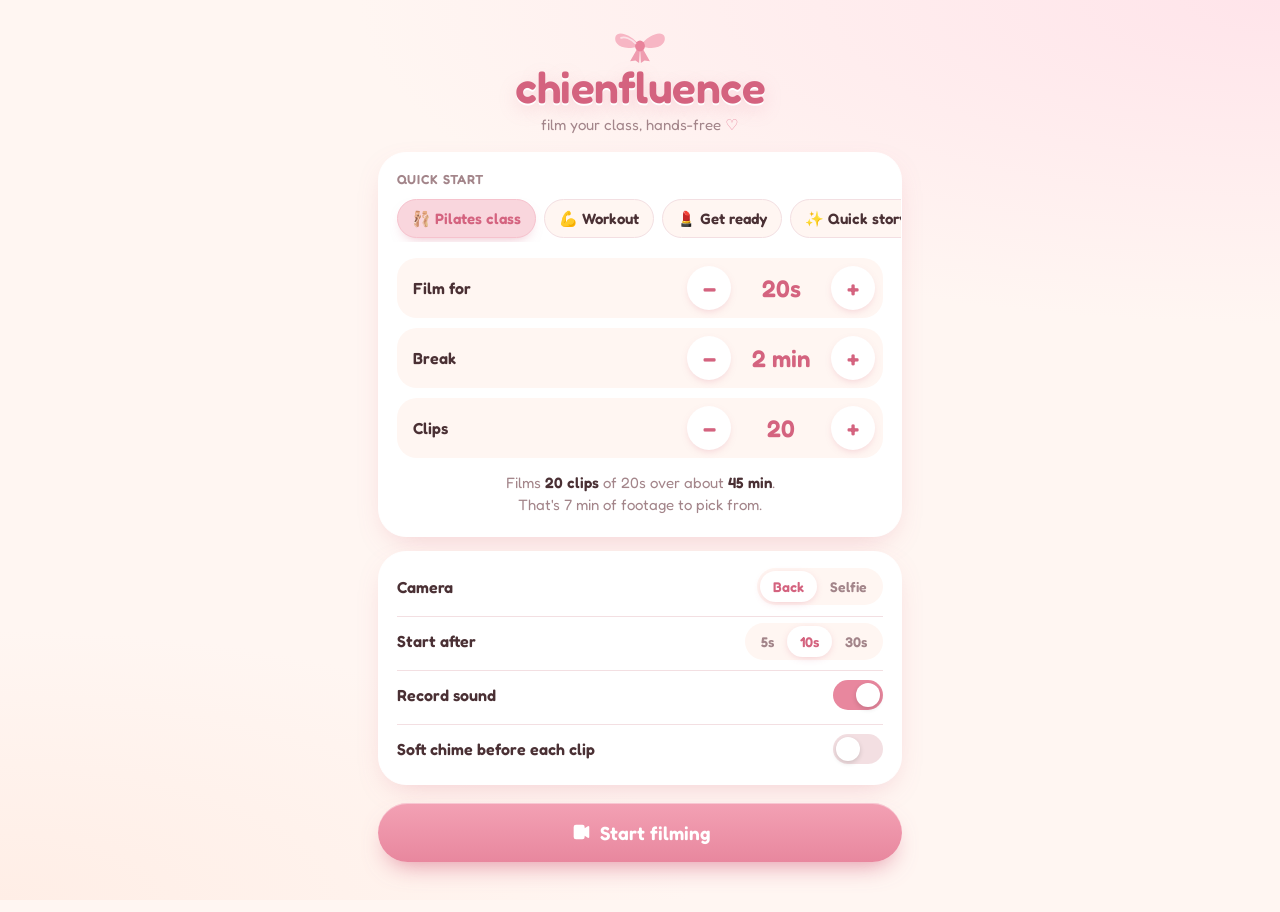
<file: index.html>
<!doctype html>
<html lang="en">
<head>
  <meta charset="utf-8">
  <meta name="viewport" content="width=device-width, initial-scale=1, maximum-scale=1, user-scalable=no, viewport-fit=cover">
  <title>Chienfluence</title>
  <meta name="description" content="Film a whole class in short clips, hands-free. Pick your favorites and save them or join them into one video.">
  <meta name="theme-color" content="#fff6f2">
  <meta name="color-scheme" content="light">
  <meta name="mobile-web-app-capable" content="yes">
  <meta name="apple-mobile-web-app-capable" content="yes">
  <meta name="apple-mobile-web-app-status-bar-style" content="default">
  <meta name="apple-mobile-web-app-title" content="Chienfluence">
  <link rel="manifest" href="manifest.webmanifest">
  <link rel="apple-touch-icon" href="icons/apple-touch-icon.png">
  <link rel="icon" href="icons/icon-192.png">
  <link rel="preconnect" href="https://fonts.googleapis.com">
  <link rel="preconnect" href="https://fonts.gstatic.com" crossorigin>
  <link rel="stylesheet" href="https://fonts.googleapis.com/css2?family=Fredoka:wght@500;600;700&display=swap">
  <link rel="stylesheet" href="style.css?v=3">
</head>
<body>
  <!-- ============ HOME / SETUP ============ -->
  <main id="home" class="screen">
    <header class="brand">
      <svg class="bow" viewBox="0 0 64 40" aria-hidden="true"><use href="#i-bow"/></svg>
      <h1>chienfluence</h1>
      <p class="tag">film your class, hands-free <span aria-hidden="true">♡</span></p>
    </header>

    <div id="install-tip" class="tip" hidden>
      <span>Add me to your Home Screen: tap <b>Share</b> <svg class="ico-inline" viewBox="0 0 24 24" aria-hidden="true"><use href="#i-share"/></svg> then <b>Add to Home Screen</b></span>
      <button class="x" aria-label="Hide tip">×</button>
    </div>

    <section class="card">
      <p class="label">Quick start</p>
      <div id="presets" class="chips" role="radiogroup" aria-label="Presets"></div>

      <div class="steppers">
        <div class="stepper" data-key="clip">
          <span class="s-label">Film for</span>
          <button class="round" data-dir="-1" aria-label="Shorter clips">−</button>
          <output class="s-value"></output>
          <button class="round" data-dir="1" aria-label="Longer clips">+</button>
        </div>
        <div class="stepper" data-key="brk">
          <span class="s-label">Break</span>
          <button class="round" data-dir="-1" aria-label="Shorter breaks">−</button>
          <output class="s-value"></output>
          <button class="round" data-dir="1" aria-label="Longer breaks">+</button>
        </div>
        <div class="stepper" data-key="count">
          <span class="s-label">Clips</span>
          <button class="round" data-dir="-1" aria-label="Fewer clips">−</button>
          <output class="s-value"></output>
          <button class="round" data-dir="1" aria-label="More clips">+</button>
        </div>
      </div>

      <p id="summary" class="summary"></p>
    </section>

    <section class="card options">
      <div class="opt">
        <span>Camera</span>
        <div class="seg" id="opt-facing" role="radiogroup" aria-label="Camera">
          <button data-v="environment" role="radio">Back</button>
          <button data-v="user" role="radio">Selfie</button>
        </div>
      </div>
      <div class="opt">
        <span>Start after</span>
        <div class="seg" id="opt-delay" role="radiogroup" aria-label="Start after">
          <button data-v="5" role="radio">5s</button>
          <button data-v="10" role="radio">10s</button>
          <button data-v="30" role="radio">30s</button>
        </div>
      </div>
      <label class="opt switch">
        <span>Record sound</span>
        <input type="checkbox" id="opt-sound"><i></i>
      </label>
      <label class="opt switch">
        <span>Soft chime before each clip</span>
        <input type="checkbox" id="opt-chime"><i></i>
      </label>
    </section>

    <button id="start" class="btn primary big">
      <svg viewBox="0 0 24 24" aria-hidden="true"><use href="#i-cam"/></svg>
      Start filming
    </button>

    <section id="past" hidden>
      <h2>Your sessions</h2>
      <ul id="sessions"></ul>
    </section>
  </main>

  <!-- ============ SHOOTING ============ -->
  <section id="shoot" class="screen" hidden>
    <video id="cam" playsinline muted autoplay></video>
    <div class="shade"></div>

    <div class="hud-top">
      <span id="pill-count" class="pill"></span>
      <span id="pill-rec" class="pill rec" hidden><i></i><span id="rec-time">0:00</span></span>
      <button id="flip" class="pill icon" aria-label="Switch camera"><svg viewBox="0 0 24 24"><use href="#i-flip"/></svg></button>
    </div>

    <div id="center" class="center">
      <div class="ring-wrap">
        <svg class="ring" viewBox="0 0 120 120" aria-hidden="true">
          <circle cx="60" cy="60" r="54" class="ring-bg"/>
          <circle cx="60" cy="60" r="54" class="ring-fg" id="ring-fg"/>
        </svg>
        <div class="ring-text">
          <span id="big" class="big-num"></span>
          <span id="small" class="small-txt"></span>
        </div>
      </div>
      <p id="status" class="status"></p>
    </div>

    <p id="awake-tip" class="awake-tip" hidden>Tip: set <b>Auto-Lock</b> to <b>Never</b> in Settings so your screen stays on</p>

    <div class="hud-bottom">
      <button id="skip" class="btn glass" hidden>Film now</button>
      <button id="stop" class="btn glass">Done</button>
    </div>
  </section>

  <!-- ============ REVIEW ============ -->
  <section id="review" class="screen" hidden>
    <header class="bar">
      <button id="back" class="round ghost" aria-label="Back"><svg viewBox="0 0 24 24"><use href="#i-back"/></svg></button>
      <div class="bar-title">
        <h2>Your clips</h2>
        <p id="review-sub"></p>
      </div>
      <button id="select-all" class="link">Select all</button>
    </header>
    <p class="hint">Tap a clip to watch it. Tap <span class="mini-heart">♡</span> to pick it.</p>
    <ul id="grid" class="grid"></ul>

    <footer class="actions" id="actions"></footer>
  </section>

  <!-- ============ CLIP PLAYER ============ -->
  <dialog id="player" class="modal">
    <div class="player-box">
      <video id="player-video" playsinline controls loop></video>
      <div class="player-actions">
        <button id="p-pick" class="btn soft"><span class="h">♡</span> Pick</button>
        <button id="p-save" class="btn soft">Save</button>
        <button id="p-del" class="btn soft danger">Delete</button>
      </div>
      <button id="p-close" class="round close" aria-label="Close">×</button>
    </div>
  </dialog>

  <!-- ============ SHEET (confirm, join result, errors) ============ -->
  <dialog id="sheet" class="modal sheet">
    <div class="sheet-box" id="sheet-box"></div>
  </dialog>

  <div id="toast" class="toast" role="status" aria-live="polite"></div>

  <!-- icons -->
  <svg width="0" height="0" style="position:absolute" aria-hidden="true">
    <symbol id="i-bow" viewBox="0 0 64 40">
      <path d="M32 20C24 8 8 2 5 9c-3 7 5 18 27 11z" fill="#f7b6c4"/>
      <path d="M32 20c8-12 24-18 27-11 3 7-5 18-27 11z" fill="#f7b6c4"/>
      <path d="M30 21l-9 16 6-1 4 3 1-18zM34 21l9 16-6-1-4 3-1-18z" fill="#ef9db0"/>
      <ellipse cx="32" cy="20" rx="5.5" ry="6" fill="#e9839b"/>
      <path d="M11 11c4-2 11 1 16 6" stroke="#fff" stroke-opacity=".6" stroke-width="2" fill="none" stroke-linecap="round"/>
    </symbol>
    <symbol id="i-cam" viewBox="0 0 24 24"><path fill="currentColor" d="M4 6.5A2.5 2.5 0 0 1 6.5 4h7A2.5 2.5 0 0 1 16 6.5v1.3l3.4-2.1A1 1 0 0 1 21 6.6v10.8a1 1 0 0 1-1.6.9L16 16.2v1.3a2.5 2.5 0 0 1-2.5 2.5h-7A2.5 2.5 0 0 1 4 17.5z"/></symbol>
    <symbol id="i-flip" viewBox="0 0 24 24"><path fill="none" stroke="currentColor" stroke-width="2" stroke-linecap="round" stroke-linejoin="round" d="M20 11a8 8 0 0 0-14.3-4.9L4 8M4 4v4h4M4 13a8 8 0 0 0 14.3 4.9L20 16m0 4v-4h-4"/></symbol>
    <symbol id="i-back" viewBox="0 0 24 24"><path fill="none" stroke="currentColor" stroke-width="2.4" stroke-linecap="round" stroke-linejoin="round" d="M15 5l-7 7 7 7"/></symbol>
    <symbol id="i-share" viewBox="0 0 24 24"><path fill="none" stroke="currentColor" stroke-width="2" stroke-linecap="round" stroke-linejoin="round" d="M12 3v12M8 7l4-4 4 4M6 11H5v9h14v-9h-1"/></symbol>
    <symbol id="i-trash" viewBox="0 0 24 24"><path fill="none" stroke="currentColor" stroke-width="2" stroke-linecap="round" stroke-linejoin="round" d="M4 7h16M10 11v6M14 11v6M6 7l1 12a2 2 0 0 0 2 2h6a2 2 0 0 0 2-2l1-12M9 7V5a1 1 0 0 1 1-1h4a1 1 0 0 1 1 1v2"/></symbol>
    <symbol id="i-play" viewBox="0 0 24 24"><path fill="currentColor" d="M8 5.5v13a1 1 0 0 0 1.5.9l10.5-6.5a1 1 0 0 0 0-1.8L9.5 4.6A1 1 0 0 0 8 5.5z"/></symbol>
  </svg>

  <script type="module" src="app.js?v=3"></script>
</body>
</html>
</file>
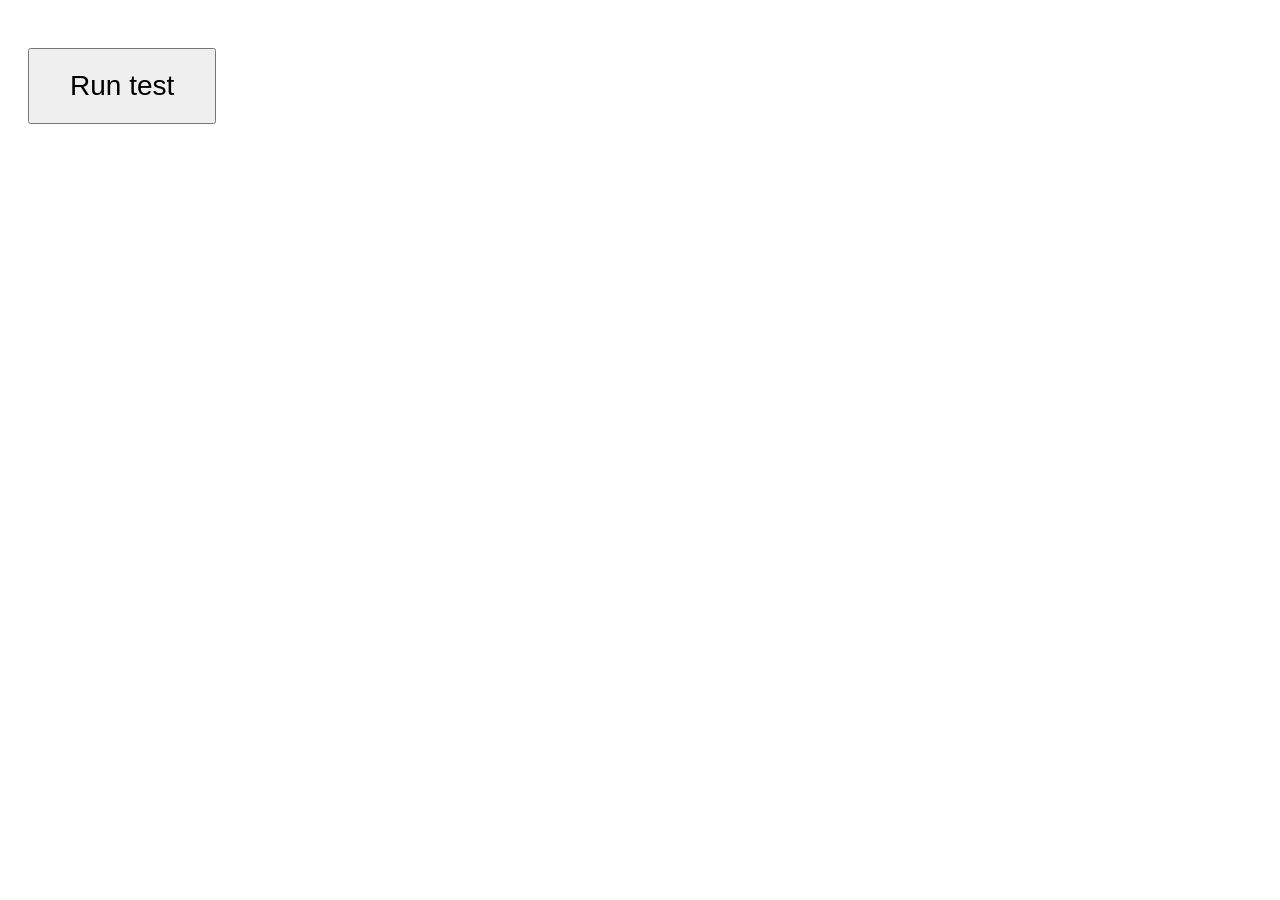
<file: test/ios.html>
<!doctype html>
<meta name="viewport" content="width=device-width, initial-scale=1">
<title>Chienfluence recorder test</title>
<style>body{font:18px system-ui;padding:40px 20px} button{font-size:28px;padding:20px 40px} pre{white-space:pre-wrap}</style>
<button id="go">Run test</button>
<pre id="log"></pre>
<script type="module">
// Records 3 short clips on one stream (like the app does), joins them, and uploads everything to the test server.
import { joinMp4 } from '../mp4join.js';
const log = (s) => { document.querySelector('#log').textContent += s + '\n'; };
const up = (name, blob) => fetch('/upload?name=' + name, { method: 'POST', body: blob });
const sleep = (ms) => new Promise((r) => setTimeout(r, ms));
document.querySelector('#go').onclick = async () => {
  try {
    log(navigator.userAgent);
    const c = document.createElement('canvas'); c.width = 720; c.height = 1280;
    const g = c.getContext('2d'); let t = 0;
    setInterval(() => { t++; g.fillStyle = `hsl(${(t * 3) % 360} 70% 80%)`; g.fillRect(0, 0, 720, 1280); g.fillStyle = '#c45'; g.font = '120px system-ui'; g.fillText(String(t), 200, 640); }, 33);
    const stream = c.captureStream(30);
    const ac = new AudioContext(); await ac.resume();
    const osc = ac.createOscillator(); const dest = ac.createMediaStreamDestination();
    osc.connect(dest); osc.start();
    stream.addTrack(dest.stream.getAudioTracks()[0]);
    const mime = ['video/mp4;codecs=avc1,mp4a.40.2', 'video/mp4'].find((m) => MediaRecorder.isTypeSupported(m));
    log('mime: ' + mime);
    const blobs = [];
    for (let i = 0; i < 3; i++) {
      const rec = new MediaRecorder(stream, { mimeType: mime, videoBitsPerSecond: 8e6 });
      const chunks = [];
      rec.ondataavailable = (e) => e.data.size && chunks.push(e.data);
      const done = new Promise((r) => (rec.onstop = r));
      rec.start(); await sleep(3000); rec.stop(); await done;
      const b = new Blob(chunks, { type: rec.mimeType });
      log(`clip ${i}: ${b.size} bytes, ${rec.mimeType}`);
      blobs.push(b); await up(`safari-clip${i}.mp4`, b);
      await sleep(1000);
    }
    const t0 = performance.now();
    const j = await joinMp4(blobs);
    log(`joined: ${j.size} bytes in ${(performance.now() - t0).toFixed(0)} ms`);
    await up('safari-joined.mp4', j);
    log('DONE');
  } catch (e) { log('ERROR ' + e.message + '\n' + e.stack); }
};
</script>
</file>
<file: style.css>
:root {
  --cream: #fff6f2;
  --cream-2: #fdebe6;
  --card: #ffffff;
  --blush: #f9d6dd;
  --blush-2: #f6c2cd;
  --rose: #e8879e;
  --rose-deep: #d4637f;
  --cocoa: #4a3034;
  --muted: #a3858a;
  --line: #f3dfe2;
  --shadow: 0 10px 30px -12px rgba(212, 99, 127, .35);
  --spring: cubic-bezier(.34, 1.56, .64, 1);
  --soft: cubic-bezier(.22, 1, .36, 1);
  --round: "Fredoka", ui-rounded, "SF Pro Rounded", system-ui, sans-serif;
  --body: ui-rounded, "SF Pro Rounded", "Fredoka", system-ui, -apple-system, sans-serif;
  --safe-t: env(safe-area-inset-top, 0px);
  --safe-b: env(safe-area-inset-bottom, 0px);
  color-scheme: light;
}

* { box-sizing: border-box; -webkit-tap-highlight-color: transparent; }
html, body { margin: 0; height: 100%; }
body {
  font-family: var(--body);
  color: var(--cocoa);
  background:
    radial-gradient(120% 60% at 100% 0%, #ffe4ea 0%, transparent 60%),
    radial-gradient(90% 50% at 0% 100%, #ffeee6 0%, transparent 60%),
    var(--cream);
  background-attachment: fixed;
  -webkit-font-smoothing: antialiased;
  -webkit-user-select: none;
  user-select: none;
  overscroll-behavior: none;
}
button { font: inherit; color: inherit; border: 0; background: none; cursor: pointer; padding: 0; }
svg { display: block; }
[hidden] { display: none !important; }

.screen {
  min-height: 100dvh;
  padding: calc(var(--safe-t) + 18px) 18px calc(var(--safe-b) + 24px);
  max-width: 560px;
  margin: 0 auto;
}

/* ---------- brand ---------- */
.brand { text-align: center; margin: 10px 0 18px; }
.brand .bow { width: 58px; height: 36px; margin: 0 auto -4px; animation: bob 3.2s ease-in-out infinite; }
.brand h1 {
  font-family: var(--round);
  font-weight: 600;
  font-size: clamp(34px, 10vw, 44px);
  letter-spacing: -.5px;
  margin: 0;
  color: var(--rose-deep);
  text-shadow: 0 2px 0 #fff, 0 6px 18px rgba(232, 135, 158, .25);
}
.brand .tag { margin: 2px 0 0; color: var(--muted); font-size: 15px; }
.brand .tag span { color: var(--rose); }
@keyframes bob { 50% { transform: translateY(-3px) rotate(-3deg); } }

/* ---------- cards ---------- */
.card {
  background: var(--card);
  border-radius: 28px;
  padding: 18px;
  box-shadow: var(--shadow);
  border: 1.5px solid #fff;
  margin-bottom: 14px;
}
.label { margin: 0 0 10px; font-size: 13px; font-weight: 600; color: var(--muted); text-transform: uppercase; letter-spacing: .08em; }

.chips { display: flex; gap: 8px; overflow-x: auto; margin: 0 -18px 16px; padding: 2px 18px 4px; scrollbar-width: none; }
.chips::-webkit-scrollbar { display: none; }
.chip {
  flex: none;
  padding: 9px 14px;
  border-radius: 999px;
  background: var(--cream);
  border: 1.5px solid var(--line);
  font-weight: 600;
  font-size: 15px;
  white-space: nowrap;
  transition: transform .4s var(--spring), background .25s, border-color .25s, color .25s, box-shadow .25s;
}
.chip[aria-checked="true"] { background: var(--blush); border-color: var(--blush-2); color: var(--rose-deep); box-shadow: 0 6px 14px -8px rgba(212, 99, 127, .6); }
.chip:active { transform: scale(.92); transition-duration: .1s; }
.chip .edit { margin-left: 6px; font-size: 13px; opacity: .7; }
.chip.new { border-style: dashed; border-color: var(--blush-2); color: var(--rose-deep); background: #fff; }
.chip.new b { font-weight: 700; margin-right: 2px; }

.steppers { display: grid; gap: 10px; }
.stepper {
  display: grid;
  grid-template-columns: 1fr 44px minmax(84px, auto) 44px;
  align-items: center;
  gap: 8px;
  background: var(--cream);
  border-radius: 20px;
  padding: 8px 8px 8px 16px;
}
.s-label { font-weight: 600; font-size: 16px; }
.s-value { display: block; font-family: var(--round); font-weight: 600; font-size: 24px; text-align: center; color: var(--rose-deep); font-variant-numeric: tabular-nums; }
.round {
  width: 44px; height: 44px;
  border-radius: 50%;
  display: grid; place-items: center;
  background: #fff;
  font-size: 24px; font-weight: 600; line-height: 1;
  color: var(--rose-deep);
  box-shadow: 0 3px 10px -4px rgba(212, 99, 127, .4);
  transition: transform .4s var(--spring), opacity .2s;
}
.round:active { transform: scale(.82); transition-duration: .08s; }
.round:disabled { opacity: .35; }
.round svg { width: 22px; height: 22px; }

.summary { margin: 14px 4px 2px; font-size: 15px; line-height: 1.45; color: var(--muted); text-align: center; }
.summary b { color: var(--cocoa); font-weight: 600; }

.options { display: grid; gap: 4px; padding: 10px 18px; }
.opt { display: flex; align-items: center; justify-content: space-between; gap: 12px; min-height: 50px; font-weight: 600; font-size: 16px; }
.opt + .opt { border-top: 1.5px solid var(--line); }
.seg { position: relative; display: flex; background: var(--cream); border-radius: 999px; padding: 3px; }
.seg::before {
  content: ""; position: absolute; top: 3px; bottom: 3px; left: 0;
  width: var(--w, 0); transform: translateX(var(--x, 0));
  background: #fff; border-radius: 999px;
  box-shadow: 0 2px 8px -3px rgba(212, 99, 127, .45);
  transition: transform .45s var(--spring), width .45s var(--spring);
}
.seg button { position: relative; z-index: 1; padding: 7px 13px; border-radius: 999px; font-size: 14px; font-weight: 600; color: var(--muted); transition: color .25s, transform .35s var(--spring); }
.seg button:active { transform: scale(.9); transition-duration: .08s; }
.seg button[aria-checked="true"] { color: var(--rose-deep); }

.switch { cursor: pointer; }
.switch input { position: absolute; opacity: 0; pointer-events: none; }
.switch i { flex: none; width: 50px; height: 30px; border-radius: 99px; background: var(--line); position: relative; transition: background .2s; }
.switch i { transition: background .3s; }
.switch i::after { content: ""; position: absolute; top: 3px; left: 3px; width: 24px; height: 24px; border-radius: 99px; background: #fff; box-shadow: 0 2px 5px rgba(0,0,0,.15); transition: transform .45s var(--spring), width .2s var(--soft); }
.switch:active i::after { width: 30px; }
.switch input:checked + i { background: var(--rose); }
.switch input:checked + i::after { transform: translateX(20px); }
.switch:active input:checked + i::after { transform: translateX(14px); }
.switch input:focus-visible + i { outline: 2px solid var(--rose-deep); outline-offset: 2px; }

/* ---------- buttons ---------- */
.btn {
  display: inline-flex; align-items: center; justify-content: center; gap: 8px;
  padding: 14px 20px;
  border-radius: 999px;
  font-weight: 600; font-size: 17px;
  transition: transform .45s var(--spring), opacity .2s, background .25s, color .25s;
}
.btn:active { transform: scale(.94); transition-duration: .08s; }
.btn:disabled { opacity: .45; }
.btn svg { width: 22px; height: 22px; }
.primary {
  color: #fff;
  background: linear-gradient(180deg, #f3a1b4, var(--rose));
  box-shadow: 0 12px 24px -10px rgba(212, 99, 127, .7), inset 0 1px 0 rgba(255,255,255,.4);
}
.soft { background: var(--blush); color: var(--rose-deep); }
.ghost-btn { background: #fff; color: var(--rose-deep); box-shadow: 0 3px 12px -5px rgba(212, 99, 127, .45); }
.danger { color: #c2415e; }
.big { width: 100%; padding: 18px; font-size: 19px; font-family: var(--round); margin: 4px 0 26px; position: relative; overflow: hidden; }
.big::after { /* a soft shine that sweeps across now and then */
  content: ""; position: absolute; inset: 0;
  background: linear-gradient(105deg, transparent 35%, rgba(255,255,255,.45) 50%, transparent 65%);
  transform: translateX(-120%);
  animation: shine 5s var(--soft) 1.5s infinite;
  pointer-events: none;
}
@keyframes shine { 0% { transform: translateX(-120%); } 30%, 100% { transform: translateX(120%); } }
.link { color: var(--rose-deep); font-weight: 600; font-size: 15px; padding: 8px 4px; }

/* ---------- tips ---------- */
.tip {
  display: flex; align-items: center; gap: 10px;
  background: #fff;
  border: 1.5px dashed var(--blush-2);
  border-radius: 18px;
  padding: 10px 8px 10px 14px;
  font-size: 14px; line-height: 1.4;
  margin-bottom: 14px;
}
.tip .x { font-size: 22px; color: var(--muted); width: 32px; height: 32px; flex: none; }
.ico-inline { display: inline-block; width: 16px; height: 16px; vertical-align: -3px; color: #3478f6; }

/* ---------- past sessions ---------- */
#past h2 { font-family: var(--round); font-weight: 600; font-size: 20px; margin: 0 4px 10px; }
#sessions { list-style: none; margin: 0; padding: 0; display: grid; gap: 10px; }
.session {
  width: 100%;
  display: flex; align-items: center; gap: 12px;
  background: #fff;
  border-radius: 22px;
  padding: 10px 14px 10px 10px;
  text-align: left;
  box-shadow: 0 6px 18px -12px rgba(212, 99, 127, .5);
  transition: transform .45s var(--spring);
}
.session:active { transform: scale(.97); transition-duration: .08s; }
#sessions li { animation: rise .5s var(--soft) both; }
#sessions li:nth-child(2) { animation-delay: .05s; }
#sessions li:nth-child(3) { animation-delay: .1s; }
#sessions li:nth-child(n+4) { animation-delay: .15s; }
.session img, .session .ph { width: 54px; height: 54px; border-radius: 16px; object-fit: cover; background: var(--blush); flex: none; }
.session b { display: block; font-size: 16px; }
.session small { color: var(--muted); font-size: 14px; }
.session .chev { margin-left: auto; color: var(--blush-2); font-size: 22px; }

/* ---------- shooting ---------- */
#shoot { position: fixed; inset: 0; max-width: none; padding: 0; background: #2b1d20; overflow: hidden; }
#cam { position: absolute; inset: 0; width: 100%; height: 100%; object-fit: cover; }
#cam.mirror { transform: scaleX(-1); }
.shade { position: absolute; inset: 0; background: rgba(255, 238, 242, .0); transition: background .5s, backdrop-filter .5s; pointer-events: none; }
#shoot.is-break .shade, #shoot.is-countdown .shade { background: rgba(74, 48, 52, .35); -webkit-backdrop-filter: blur(6px); backdrop-filter: blur(6px); }

.hud-top {
  position: absolute; left: 0; right: 0; top: 0;
  padding: calc(var(--safe-t) + 12px) 16px 0;
  display: flex; align-items: center; gap: 8px;
}
.pill {
  display: inline-flex; align-items: center; gap: 6px;
  padding: 8px 14px;
  border-radius: 999px;
  background: rgba(255, 255, 255, .85);
  -webkit-backdrop-filter: blur(10px); backdrop-filter: blur(10px);
  font-weight: 600; font-size: 15px; color: var(--cocoa);
  font-variant-numeric: tabular-nums;
}
.pill.rec { background: var(--rose); color: #fff; }
.pill.rec i { width: 9px; height: 9px; border-radius: 50%; background: #fff; animation: blink 1s steps(2) infinite; }
.pill.icon { margin-left: auto; width: 42px; height: 42px; padding: 0; justify-content: center; }
.pill.icon svg { width: 22px; height: 22px; }
@keyframes blink { 50% { opacity: .2; } }

.center {
  position: absolute; inset: 0;
  display: flex; flex-direction: column; align-items: center; justify-content: center;
  pointer-events: none;
  color: #fff;
  transition: opacity .4s;
}
#shoot.is-rec .center { opacity: 0; }
.ring-wrap { position: relative; width: min(64vw, 280px); aspect-ratio: 1; }
.ring { width: 100%; height: 100%; transform: rotate(-90deg); }
.ring circle { fill: none; stroke-width: 7; }
.ring-bg { stroke: rgba(255, 255, 255, .25); }
.ring-fg { stroke: #ffd3dd; stroke-linecap: round; stroke-dasharray: 339.3; stroke-dashoffset: 0; transition: stroke-dashoffset .25s linear; }
.ring-text { position: absolute; inset: 0; display: flex; flex-direction: column; align-items: center; justify-content: center; text-align: center; }
.ring-wrap { transition: transform .5s var(--spring); }
#shoot.is-break .ring-wrap, #shoot.is-countdown .ring-wrap { animation: breathe 3.2s ease-in-out infinite; }
@keyframes breathe { 50% { transform: scale(1.03); } }
.big-num { display: inline-block; font-family: var(--round); font-weight: 600; font-size: clamp(56px, 20vw, 92px); line-height: 1; font-variant-numeric: tabular-nums; text-shadow: 0 4px 20px rgba(0,0,0,.2); }
.small-txt { font-size: 17px; font-weight: 600; margin-top: 6px; opacity: .9; }
.status { margin: 22px 24px 0; font-family: var(--round); font-weight: 600; font-size: 24px; text-align: center; text-shadow: 0 2px 12px rgba(0,0,0,.25); }

.awake-tip {
  position: absolute; left: 16px; right: 16px; bottom: calc(var(--safe-b) + 92px);
  margin: 0; padding: 10px 14px; border-radius: 16px;
  background: rgba(255,255,255,.85); font-size: 14px; text-align: center;
}
.hud-bottom {
  position: absolute; left: 0; right: 0; bottom: 0;
  padding: 0 16px calc(var(--safe-b) + 18px);
  display: flex; gap: 10px; justify-content: center;
}
.glass {
  min-width: 130px;
  background: rgba(255, 255, 255, .88);
  -webkit-backdrop-filter: blur(10px); backdrop-filter: blur(10px);
  color: var(--rose-deep);
}

/* ---------- review ---------- */
#review { padding-bottom: calc(var(--safe-b) + 120px); }
.bar { display: flex; align-items: center; gap: 12px; margin-bottom: 6px; }
.round.ghost { background: #fff; }
.bar-title { flex: 1; min-width: 0; }
.bar h2 { margin: 0; font-family: var(--round); font-weight: 600; font-size: 24px; }
.bar p { margin: 0; color: var(--muted); font-size: 14px; }
.hint { margin: 8px 2px 14px; color: var(--muted); font-size: 14px; }
.mini-heart { color: var(--rose); font-weight: 700; }

.grid { list-style: none; margin: 0; padding: 0; display: grid; grid-template-columns: repeat(auto-fill, minmax(150px, 1fr)); gap: 12px; }
.tile { position: relative; }
.tile .open {
  display: block; width: 100%;
  aspect-ratio: 3 / 4;
  border-radius: 22px;
  overflow: hidden;
  background: var(--blush);
  box-shadow: 0 8px 20px -12px rgba(212, 99, 127, .7);
  transition: transform .45s var(--spring), box-shadow .3s;
}
.tile .open:active { transform: scale(.95); transition-duration: .08s; }
.grid.stagger .tile { animation: tileIn .55s var(--spring) both; animation-delay: calc(min(var(--i), 12) * 45ms); }
.tile.out { animation: tileOut .3s var(--soft) forwards; pointer-events: none; }
@keyframes tileIn { from { opacity: 0; transform: translateY(18px) scale(.9); } }
@keyframes tileOut { to { opacity: 0; transform: scale(.6) rotate(-4deg); } }
.tile img { width: 100%; height: 100%; object-fit: cover; display: block; }
.tile .num, .tile .dur {
  position: absolute; bottom: 10px;
  padding: 3px 9px; border-radius: 999px;
  background: rgba(255, 255, 255, .9);
  font-size: 13px; font-weight: 600;
  pointer-events: none;
}
.tile .num { left: 10px; }
.tile .dur { right: 10px; }
.tile .play { position: absolute; inset: 0; display: grid; place-items: center; pointer-events: none; }
.tile .play svg { width: 40px; height: 40px; color: rgba(255,255,255,.92); filter: drop-shadow(0 2px 8px rgba(0,0,0,.25)); }
.pick {
  position: absolute; top: 6px; right: 6px;
  width: 48px; height: 48px;
  display: grid; place-items: center;
}
.pick span {
  width: 34px; height: 34px; border-radius: 50%;
  display: grid; place-items: center;
  background: rgba(255,255,255,.9);
  color: var(--rose);
  font-size: 19px; line-height: 1;
  box-shadow: 0 2px 8px rgba(0,0,0,.12);
  transition: transform .4s var(--spring), background .25s, color .25s;
}
.pick:active span { transform: scale(.8); transition-duration: .08s; }
.tile.on .open { box-shadow: 0 0 0 3.5px var(--rose), 0 10px 22px -10px rgba(212, 99, 127, .8); }
.tile.on .pick span { background: var(--rose); color: #fff; transform: scale(1.08); }

.actions {
  position: fixed; left: 0; right: 0; bottom: 0;
  padding: 12px 16px calc(var(--safe-b) + 14px);
  background: linear-gradient(180deg, rgba(255,246,242,0), var(--cream) 30%);
  display: flex; gap: 8px; justify-content: center;
}
.actions .btn { flex: 1; max-width: 220px; padding: 15px 12px; }
.actions .btn.icon-only { flex: 0 0 54px; padding: 15px 0; }

/* ---------- modals ---------- */
.modal {
  border: 0; padding: 0; margin: 0;
  max-width: none; max-height: none; width: 100%; height: 100%;
  background: transparent;
}
.modal::backdrop { background: rgba(74, 48, 52, .55); -webkit-backdrop-filter: blur(6px); backdrop-filter: blur(6px); animation: fade .3s ease-out; }
@keyframes fade { from { opacity: 0; } }
.modal[open] { display: flex; align-items: center; justify-content: center; }
.player-box {
  position: relative;
  width: min(100% - 32px, 480px);
  display: flex; flex-direction: column; gap: 12px;
  animation: pop .45s var(--spring);
}
.player-box video { width: 100%; max-height: 68dvh; border-radius: 26px; background: #000; object-fit: contain; }
.player-actions { display: flex; gap: 8px; }
.player-actions .btn { flex: 1; padding: 13px 8px; background: #fff; }
.player-actions .btn.on { background: var(--rose); color: #fff; }
.player-actions .h { display: inline-block; }
.close { position: absolute; top: -14px; right: -10px; z-index: 2; font-size: 26px; }

.sheet { align-items: flex-end !important; }
.sheet-box {
  width: 100%; max-width: 560px;
  background: var(--cream);
  border-radius: 32px 32px 0 0;
  padding: 26px 20px calc(var(--safe-b) + 20px);
  text-align: center;
  animation: up .5s var(--spring);
}
.saved-badge {
  width: 88px; height: 88px; margin: 2px auto 14px;
  border-radius: 50%; display: grid; place-items: center;
  background: linear-gradient(180deg, #f3a1b4, var(--rose));
  box-shadow: 0 12px 26px -10px rgba(212, 99, 127, .7);
  animation: badge-in .6s var(--spring) both;
}
.saved-badge svg { width: 50px; height: 50px; }
.saved-badge path {
  fill: none; stroke: #fff; stroke-width: 5; stroke-linecap: round; stroke-linejoin: round;
  stroke-dasharray: 40; stroke-dashoffset: 40;
  animation: draw .45s var(--soft) .3s forwards;
}
@keyframes badge-in { from { transform: scale(.3); opacity: 0; } }
@keyframes draw { to { stroke-dashoffset: 0; } }
.sheet-box .steppers { margin: 0 0 18px; text-align: left; }
.sheet-box .stepper { background: #fff; }
.emoji-pick { display: grid; grid-template-columns: repeat(8, 1fr); gap: 6px; margin: 14px 0; }
.emoji-pick button {
  aspect-ratio: 1; border-radius: 14px; font-size: 22px; background: #fff;
  transition: transform .4s var(--spring), background .2s, box-shadow .2s;
}
.emoji-pick button:active { transform: scale(.85); transition-duration: .08s; }
.emoji-pick button[aria-checked="true"] { background: var(--blush); box-shadow: 0 0 0 2.5px var(--rose); }
.field {
  width: 100%; margin: 0 0 12px; padding: 14px 16px;
  border: 1.5px solid var(--line); border-radius: 18px; background: #fff;
  font: 600 17px var(--body); color: var(--cocoa);
  -webkit-user-select: text; user-select: text;
  transition: border-color .2s, box-shadow .2s;
}
.field::placeholder { color: #c9adb2; font-weight: 500; }
.field:focus { outline: none; border-color: var(--rose); box-shadow: 0 0 0 4px rgba(232, 135, 158, .18); }
.sheet-box h3 { margin: 4px 0 6px; font-family: var(--round); font-weight: 600; font-size: 24px; }
.sheet-box p { margin: 0 auto 18px; color: var(--muted); font-size: 15px; line-height: 1.45; max-width: 340px; }
.sheet-box video { width: 100%; max-height: 46dvh; border-radius: 22px; background: #000; margin-bottom: 14px; }
.sheet-box .row { display: flex; gap: 10px; }
.sheet-box .row .btn { flex: 1; }
.sheet-box .emoji { font-size: 40px; }
.spinner { width: 54px; height: 54px; margin: 6px auto 14px; border-radius: 50%; border: 5px solid var(--blush); border-top-color: var(--rose); animation: spin .9s linear infinite; }
@keyframes spin { to { transform: rotate(360deg); } }
@keyframes pop { from { transform: scale(.88); opacity: 0; } }
@keyframes up { from { transform: translateY(40px); opacity: .4; } }

.toast {
  position: fixed; left: 50%; bottom: calc(var(--safe-b) + 100px);
  transform: translate(-50%, 20px);
  background: var(--cocoa); color: #fff;
  padding: 11px 18px; border-radius: 999px;
  font-weight: 600; font-size: 15px;
  opacity: 0; pointer-events: none;
  transition: opacity .25s, transform .45s var(--spring);
  z-index: 10; white-space: nowrap;
}
.toast.show { opacity: 1; transform: translate(-50%, 0); }

/* ---------- one-shot animations (app.js bump) ---------- */
.a-pop { animation: a-pop .45s var(--spring); }
.a-up { animation: a-up .35s var(--spring); }
.a-down { animation: a-down .35s var(--spring); }
.a-nope { animation: a-nope .4s var(--soft); }
.a-enter { animation: a-enter .45s var(--soft); }
.a-count { animation: a-count .6s var(--spring); }
.a-rise { animation: rise .4s var(--spring); }
@keyframes a-pop { 40% { transform: scale(1.18); } }
@keyframes a-up { from { transform: translateY(45%); opacity: 0; } }
@keyframes a-down { from { transform: translateY(-45%); opacity: 0; } }
@keyframes a-nope { 20% { transform: translateX(-6px); } 45% { transform: translateX(5px); } 70% { transform: translateX(-3px); } }
@keyframes a-enter { from { opacity: 0; transform: translateY(14px); } }
@keyframes a-count { from { transform: scale(1.7); opacity: 0; } }
@keyframes rise { from { opacity: 0; transform: translateY(12px); } }
#shoot.a-enter { animation-name: fade; }

.burst {
  position: fixed; z-index: 20; pointer-events: none;
  color: var(--rose); line-height: 1;
  transform: translate(-50%, -50%);
  animation: burst .75s var(--soft) forwards;
}
@keyframes burst {
  0% { opacity: 1; transform: translate(-50%, -50%) scale(.4); }
  60% { opacity: 1; }
  100% { opacity: 0; transform: translate(calc(-50% + var(--dx)), calc(-50% + var(--dy) - 10px)) scale(1.1); }
}

@media (prefers-reduced-motion: reduce) {
  *, *::before, *::after { animation: none !important; transition: none !important; }
}
</file>
